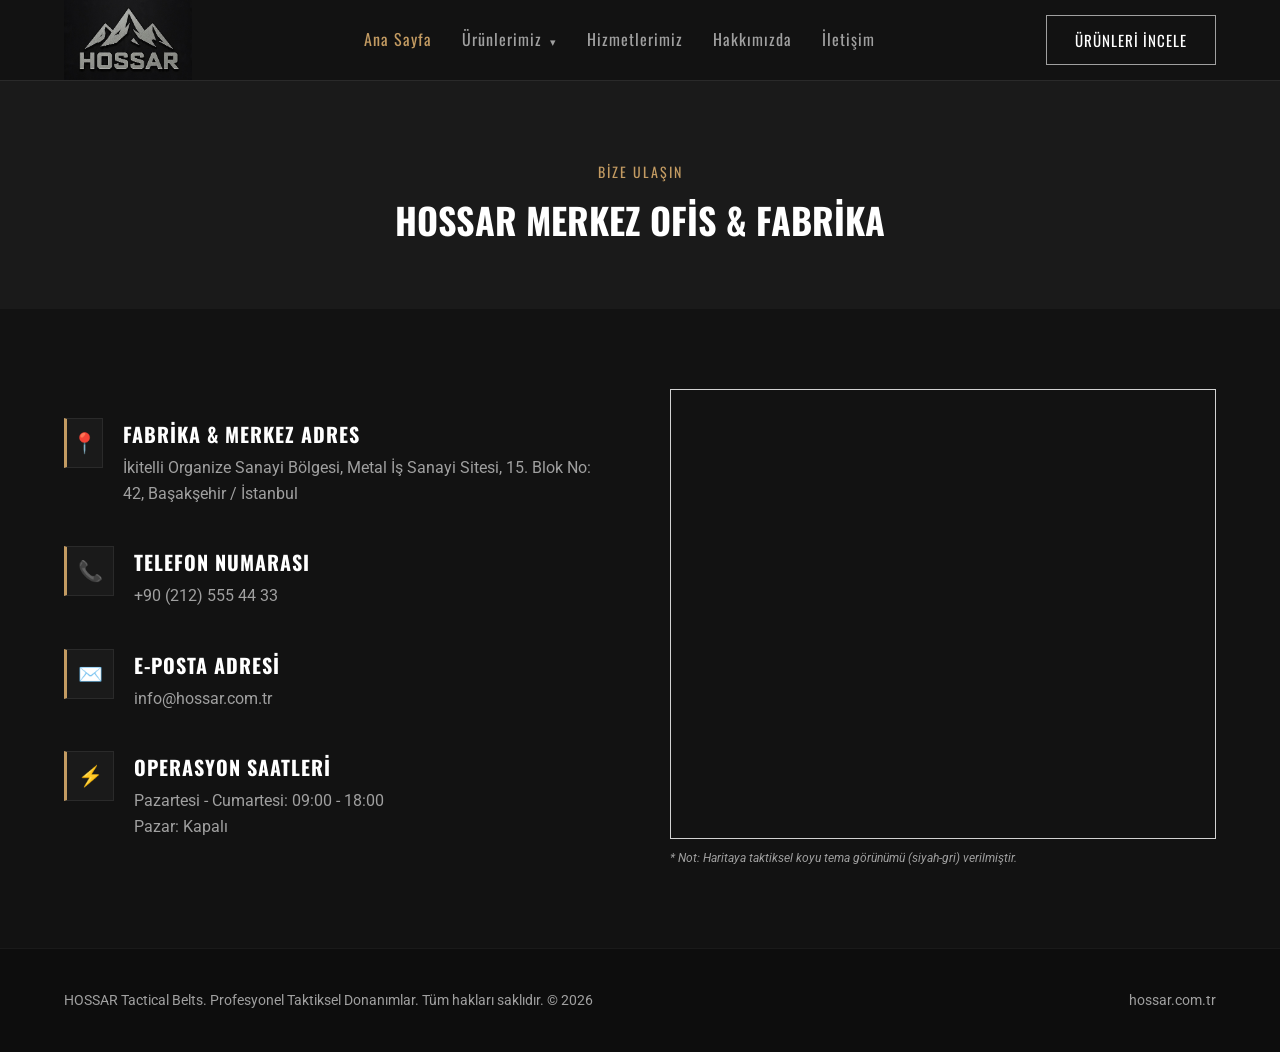
<file: contact.html>
<!DOCTYPE html>
<html lang="tr">
<head>
    <meta charset="UTF-8">
    <meta name="viewport" content="width=device-width, initial-scale=1.0, maximum-scale=1.0, user-scalable=no">
    <title>İletişim | HOSSAR Tactical Belts</title>
    <link rel="icon" type="image/png" href="./images/mini logo.png">
    <meta name="description" content="Hossar Tactical Belts iletişim bilgileri. Adres, telefon, e-posta ve harita bilgileri üzerinden bizimle doğrudan iletişime geçin.">
    <link rel="stylesheet" href="style.css">
    <link rel="preconnect" href="https://fonts.googleapis.com">
    <link rel="preconnect" href="https://fonts.gstatic.com" crossorigin>
    <link href="https://fonts.googleapis.com/css2?family=Oswald:wght@400;600;700&family=Roboto:wght@300;400;500&display=swap" rel="stylesheet">
</head>
<body>
    <!-- SAYFA YÜKLEME EKRANI (PRELOADER) -->
    <div id="preloader">
        <div class="loader-wrapper">
            <img src="./images/mini logo.png" alt="Hossar Loader" class="loader-logo">
            <div class="loader-circle"></div>
        </div>
    </div>
    <header class="site-header">
        <div class="container header-wrap">
            <div class="logo">
                <a href="index.html">
                    <img src="./images/logo.jpeg" alt="HOSSAR Tactical Logo" class="header-logo-img">
                </a>
                <h1 class="sr-only">HOSSAR Tactical Belts</h1>
            </div>
            <!-- Mobil Hamburger Menü Butonu (Önceki adımda eklediğimiz yer) -->
            <div class="menu-toggle" id="mobile-menu">
                <span class="bar"></span>
                <span class="bar"></span>
                <span class="bar"></span>
            </div>
            <nav class="main-nav">
                <ul>
                    <li><a href="index.html" class="active">Ana Sayfa</a></li>
                    <li class="dropdown">
                        <a href="javascript:void(0)" class="dropdown-toggle">Ürünlerimiz <span class="arrow">&#9662;</span></a>
                        <ul class="dropdown-menu">
                            <li><a href="tum-urunler.html">Tüm Ürünler</a></li>
                            <li><a href="taktik-kemerler.html">Taktik Kemerler</a></li>
                            <li><a href="#cepler">Taktik Cepler</a></li>
                            <li><a href="#cantalar">Taktik Çantalar</a></li>
                        </ul>
                    </li>
                    <li><a href="hizmetler.html">Hizmetlerimiz</a></li>
                    <li><a href="hakkimizda.html">Hakkımızda</a></li>
                    <li><a href="contact.html">İletişim</a></li>
                </ul>
            </nav>
            <div class="header-action">
                <a href="tum-urunler.html" class="btn btn-outline">Ürünleri İncele</a>
            </div>
        </div>
    </header>

    <main>
        <section class="contact-hero">
            <div class="container">
                <span class="subtitle">BİZE ULAŞIN</span>
                <h2>HOSSAR MERKEZ OFİS & FABRİKA</h2>
            </div>
        </section>

        <section class="contact-section">
            <div class="container grid-two-col">
                
                <div class="contact-info-box">
                    
                    <address class="info-item">
                        <div class="info-icon">📍</div>
                        <div class="info-text">
                            <h3>Fabrika & Merkez Adres</h3>
                            <p>İkitelli Organize Sanayi Bölgesi, Metal İş Sanayi Sitesi, 15. Blok No: 42, Başakşehir / İstanbul</p>
                        </div>
                    </address>

                    <div class="info-item">
                        <div class="info-icon">📞</div>
                        <div class="info-text">
                            <h3>Telefon Numarası</h3>
                            <p><a href="tel:+902125554433">+90 (212) 555 44 33</a></p>
                        </div>
                    </div>

                    <div class="info-item">
                        <div class="info-icon">✉️</div>
                        <div class="info-text">
                            <h3>E-Posta Adresi</h3>
                            <p><a href="mailto:info@hossar.com.tr">info@hossar.com.tr</a></p>
                        </div>
                    </div>

                    <div class="info-item">
                        <div class="info-icon">⚡</div>
                        <div class="info-text">
                            <h3>Operasyon Saatleri</h3>
                            <p>Pazartesi - Cumartesi: 09:00 - 18:00<br>Pazar: Kapalı</p>
                        </div>
                    </div>

                </div>

                <div class="contact-map-box">
                    <iframe 
                        src="https://www.google.com/maps/embed?pb=!1m18!1m12!1m3!1d192634.34185859733!2d28.72944114400589!3d41.011624641369324!2m3!1f0!2f0!3f0!3m2!1i1024!2i768!4f13.1!3m3!1m2!1s0x0%3A0x0!2zNDHCsDAwJzQxLjgiTiAyOMKwNTQnNDUuOCJF!5e0!3m2!1str!2str!4v1680000000000!5m2!1str!2str" 
                        width="100%" 
                        height="450" 
                        style="border:1px solid #2a2a2a; filter: grayscale(1) invert(0.9) contrast(1.2);" 
                        allowfullscreen="" 
                        loading="lazy" 
                        referrerpolicy="no-referrer-when-downgrade">
                    </iframe>
                    <blockquote>
                        * Not: Haritaya taktiksel koyu tema görünümü (siyah-gri) verilmiştir.
                    </blockquote>
                </div>

            </div>
        </section>
    </main>

    <footer class="site-footer">
        <div class="container footer-wrap">
            <div class="footer-info">
                <p>HOSSAR Tactical Belts. Profesyonel Taktiksel Donanımlar. Tüm hakları saklıdır. &copy; 2026</p>
            </div>
            <div class="footer-links">
                <p>hossar.com.tr</p>
            </div>
        </div>
    </footer>

    <script src="app.js"></script>
</body>
</html>
</file>
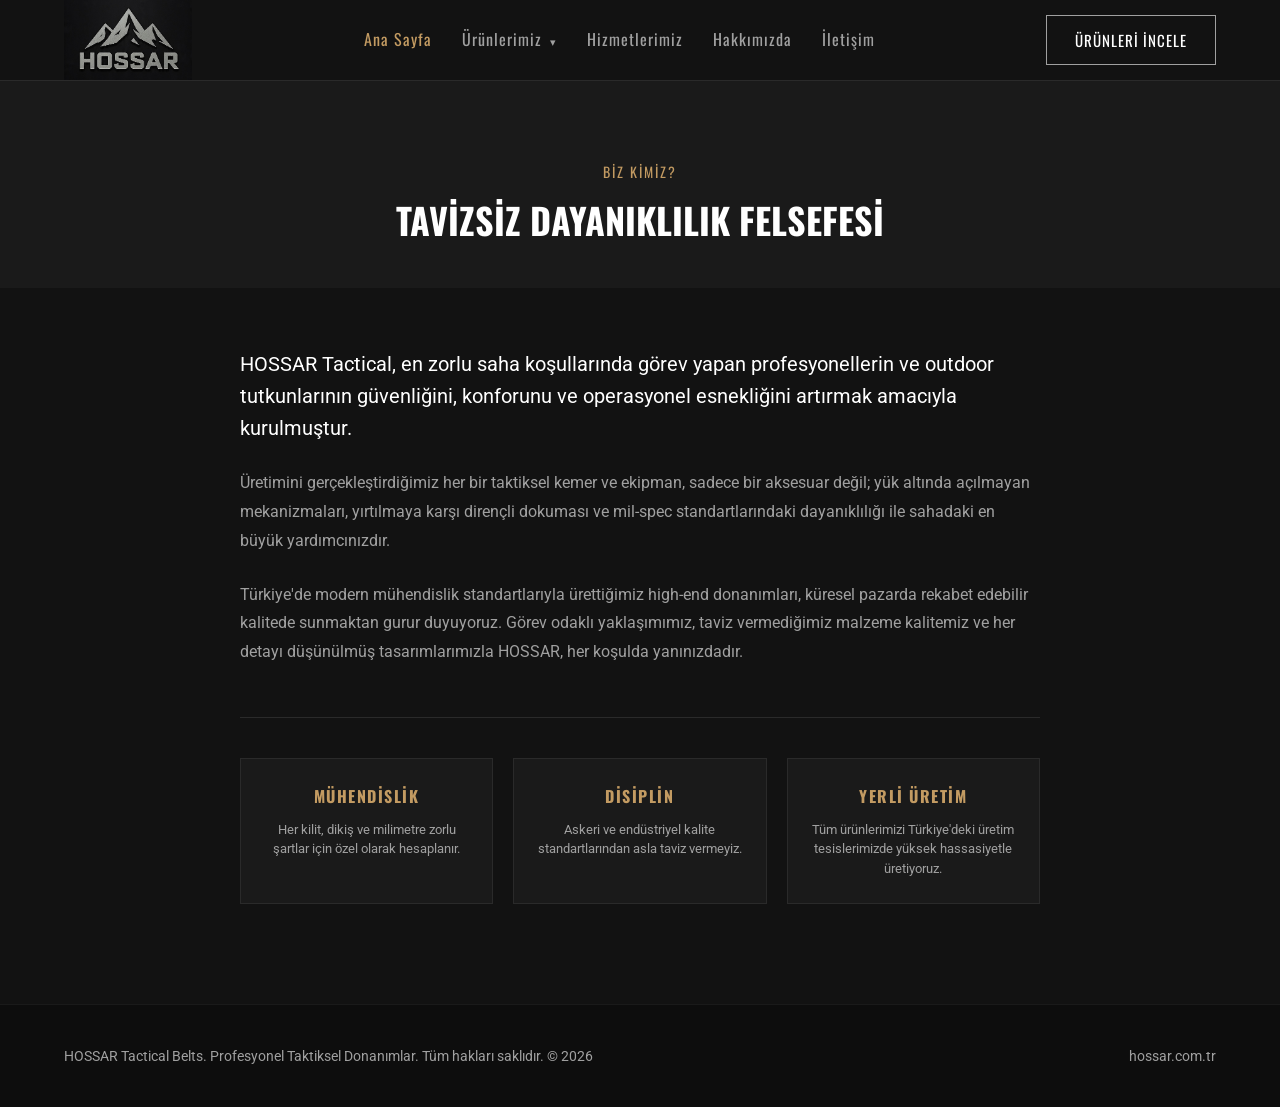
<file: hakkimizda.html>
<!DOCTYPE html>
<html lang="tr">
<head>
    <meta charset="UTF-8">
    <meta name="viewport" content="width=device-width, initial-scale=1.0, maximum-scale=1.0, user-scalable=no">
    <title>Hakkımızda | HOSSAR Tactical</title>
    <link rel="icon" type="image/png" href="./images/mini logo.png">
    <meta name="description" content="Hossar Tactical kalitesi, üretim felsefesi ve profesyonel taktiksel ekipman standartlarımız hakkında bilgi edinin.">
    <link rel="stylesheet" href="style.css">
    <link rel="preconnect" href="https://fonts.googleapis.com">
    <link rel="preconnect" href="https://fonts.gstatic.com" crossorigin>
    <link href="https://fonts.googleapis.com/css2?family=Oswald:wght@400;600;700&family=Roboto:wght@300;400;500&display=swap" rel="stylesheet">
</head>
<body>
    <!-- SAYFA YÜKLEME EKRANI (PRELOADER) -->
    <div id="preloader">
        <div class="loader-wrapper">
            <img src="./images/mini logo.png" alt="Hossar Loader" class="loader-logo">
            <div class="loader-circle"></div>
        </div>
    </div>
    <!-- HEADER (Ortak Menü - Hakkımızda Aktif) -->
    <header class="site-header">
        <div class="container header-wrap">
            <div class="logo">
                <a href="index.html">
                    <img src="./images/logo.jpeg" alt="HOSSAR Tactical Logo" class="header-logo-img">
                </a>
                <h1 class="sr-only">HOSSAR Tactical Belts</h1>
            </div>
            <!-- Mobil Hamburger Menü Butonu (Önceki adımda eklediğimiz yer) -->
            <div class="menu-toggle" id="mobile-menu">
                <span class="bar"></span>
                <span class="bar"></span>
                <span class="bar"></span>
            </div>
            <nav class="main-nav">
                <ul>
                    <li><a href="index.html" class="active">Ana Sayfa</a></li>
                    <li class="dropdown">
                        <a href="javascript:void(0)" class="dropdown-toggle">Ürünlerimiz <span class="arrow">&#9662;</span></a>
                        <ul class="dropdown-menu">
                            <li><a href="tum-urunler.html">Tüm Ürünler</a></li>
                            <li><a href="taktik-kemerler.html">Taktik Kemerler</a></li>
                            <li><a href="#cepler">Taktik Cepler</a></li>
                            <li><a href="#cantalar">Taktik Çantalar</a></li>
                        </ul>
                    </li>
                    <li><a href="hizmetler.html">Hizmetlerimiz</a></li>
                    <li><a href="hakkimizda.html">Hakkımızda</a></li>
                    <li><a href="contact.html">İletişim</a></li>
                </ul>
            </nav>
            <div class="header-action">
                <a href="tum-urunler.html" class="btn btn-outline">Ürünleri İncele</a>
            </div>
        </div>
    </header>

    <main>
        <!-- BAST SÜTUNLU KURUMSAL ALAN -->
        <section class="about-hero">
            <div class="container">
                <span class="subtitle">BİZ KİMİZ?</span>
                <h2>TAVİZSİZ DAYANIKLILIK FELSEFESİ</h2>
            </div>
        </section>

        <!-- HAKKIMIZDA İÇERİK METNİ -->
        <section class="about-content-section">
            <div class="container small-container">
                <div class="about-text-wrap">
                    <p class="lead-text">HOSSAR Tactical, en zorlu saha koşullarında görev yapan profesyonellerin ve outdoor tutkunlarının güvenliğini, konforunu ve operasyonel esnekliğini artırmak amacıyla kurulmuştur.</p>
                    
                    <p>Üretimini gerçekleştirdiğimiz her bir taktiksel kemer ve ekipman, sadece bir aksesuar değil; yük altında açılmayan mekanizmaları, yırtılmaya karşı dirençli dokuması ve mil-spec standartlarındaki dayanıklılığı ile sahadaki en büyük yardımcınızdır.</p>
                    
                    <p>Türkiye'de modern mühendislik standartlarıyla ürettiğimiz high-end donanımları, küresel pazarda rekabet edebilir kalitede sunmaktan gurur duyuyoruz. Görev odaklı yaklaşımımız, taviz vermediğimiz malzeme kalitemiz ve her detayı düşünülmüş tasarımlarımızla HOSSAR, her koşulda yanınızdadır.</p>
                </div>

                <!-- Basit Değerler Tablosu (Blok Düzeni) -->
                <div class="about-values-grid">
                    <div class="value-card">
                        <h4>MÜHENDİSLİK</h4>
                        <p>Her kilit, dikiş ve milimetre zorlu şartlar için özel olarak hesaplanır.</p>
                    </div>
                    <div class="value-card">
                        <h4>DİSİPLİN</h4>
                        <p>Askeri ve endüstriyel kalite standartlarından asla taviz vermeyiz.</p>
                    </div>
                    <div class="value-card">
                        <h4>YERLİ ÜRETİM</h4>
                        <p>Tüm ürünlerimizi Türkiye'deki üretim tesislerimizde yüksek hassasiyetle üretiyoruz.</p>
                    </div>
                </div>
            </div>
        </section>
    </main>

    <!-- FOOTER -->
    <footer class="site-footer">
        <div class="container footer-wrap">
            <div class="footer-info">
                <p>HOSSAR Tactical Belts. Profesyonel Taktiksel Donanımlar. Tüm hakları saklıdır. &copy; 2026</p>
            </div>
            <div class="footer-links">
                <p>hossar.com.tr</p>
            </div>
        </div>
    </header>

    <script src="app.js"></script>
</body>
</html>
</file>
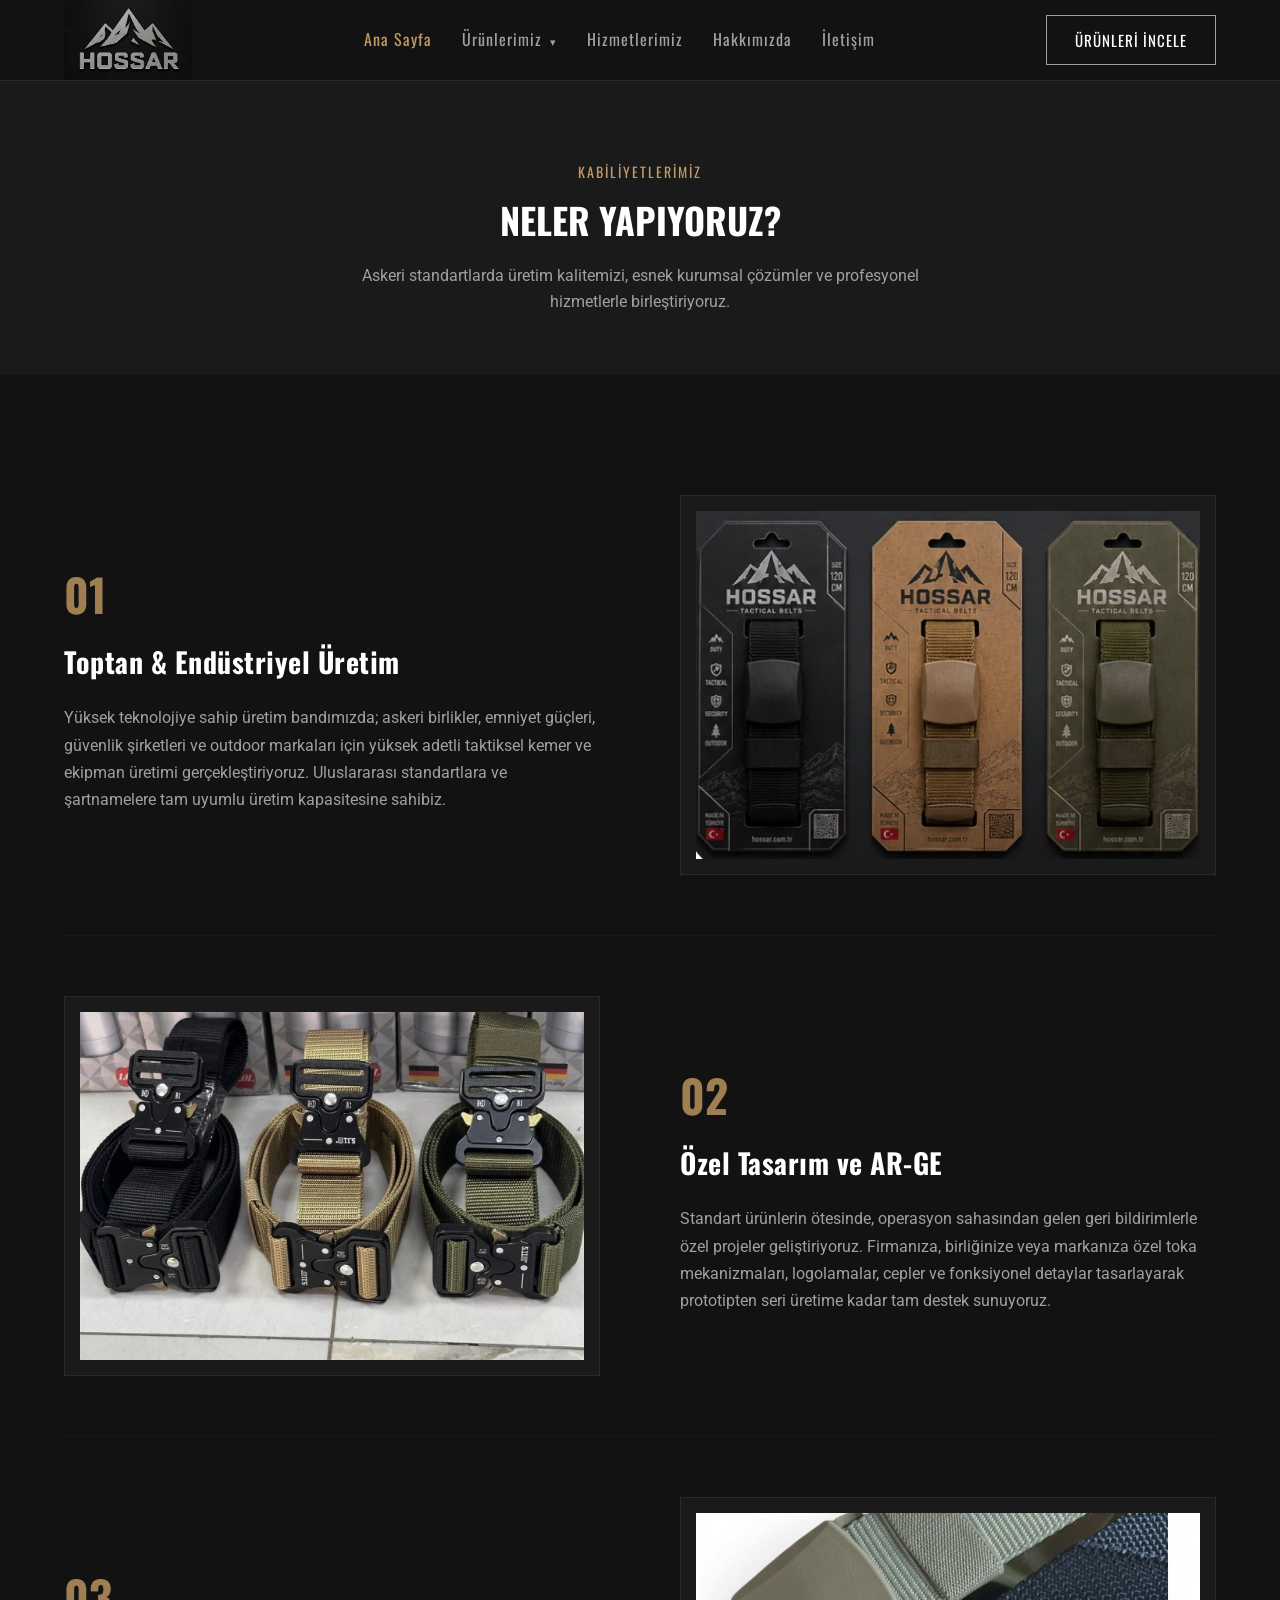
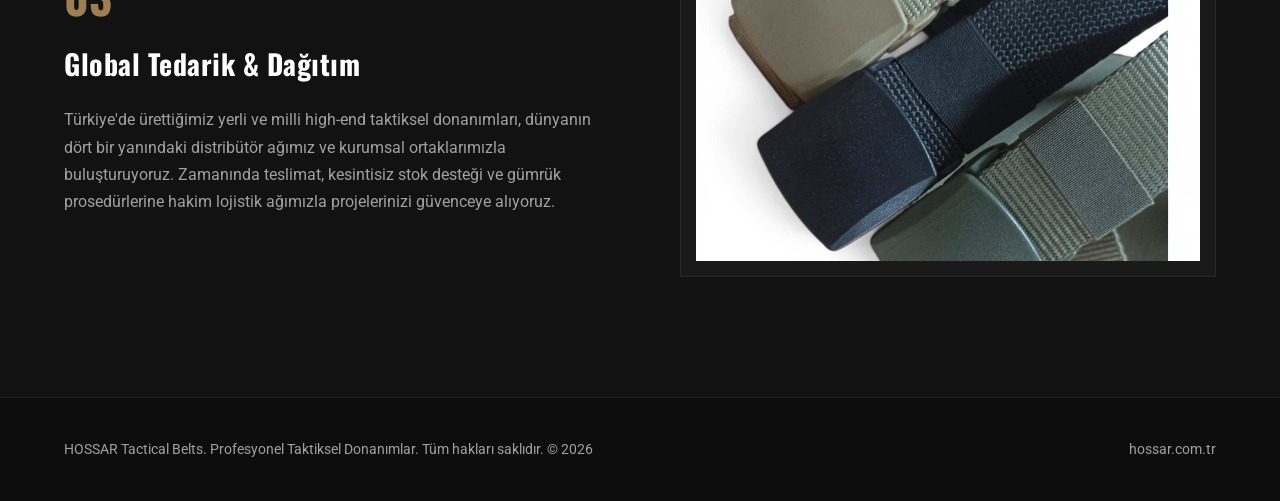
<file: hizmetler.html>
<!DOCTYPE html>
<html lang="tr">
<head>
    <meta charset="UTF-8">
    <meta name="viewport" content="width=device-width, initial-scale=1.0, maximum-scale=1.0, user-scalable=no">
    <title>Hizmetlerimiz | HOSSAR Tactical</title>
    <link rel="icon" type="image/png" href="./images/mini logo.png">
    <meta name="description" content="Hossar Tactical endüstriyel üretim, özel tasarım AR-GE ve global lojistik hizmetleri.">
    <link rel="stylesheet" href="style.css">
    <link rel="preconnect" href="https://fonts.googleapis.com">
    <link rel="preconnect" href="https://fonts.gstatic.com" crossorigin>
    <link href="https://fonts.googleapis.com/css2?family=Oswald:wght@400;600;700&family=Roboto:wght@300;400;500&display=swap" rel="stylesheet">
</head>
<body>
    <!-- SAYFA YÜKLEME EKRANI (PRELOADER) -->
    <div id="preloader">
        <div class="loader-wrapper">
            <img src="./images/mini logo.png" alt="Hossar Loader" class="loader-logo">
            <div class="loader-circle"></div>
        </div>
    </div>
    <header class="site-header">
        <div class="container header-wrap">
            <div class="logo">
                <a href="index.html">
                    <img src="./images/logo.jpeg" alt="HOSSAR Tactical Logo" class="header-logo-img">
                </a>
                <h1 class="sr-only">HOSSAR Tactical Belts</h1>
            </div>
            <!-- Mobil Hamburger Menü Butonu (Önceki adımda eklediğimiz yer) -->
            <div class="menu-toggle" id="mobile-menu">
                <span class="bar"></span>
                <span class="bar"></span>
                <span class="bar"></span>
            </div>
            <nav class="main-nav">
                <ul>
                    <li><a href="index.html" class="active">Ana Sayfa</a></li>
                    <li class="dropdown">
                        <a href="javascript:void(0)" class="dropdown-toggle">Ürünlerimiz <span class="arrow">&#9662;</span></a>
                        <ul class="dropdown-menu">
                            <li><a href="tum-urunler.html">Tüm Ürünler</a></li>
                            <li><a href="taktik-kemerler.html">Taktik Kemerler</a></li>
                            <li><a href="#cepler">Taktik Cepler</a></li>
                            <li><a href="#cantalar">Taktik Çantalar</a></li>
                        </ul>
                    </li>
                    <li><a href="hizmetler.html">Hizmetlerimiz</a></li>
                    <li><a href="hakkimizda.html">Hakkımızda</a></li>
                    <li><a href="contact.html">İletişim</a></li>
                </ul>
            </nav>
            <div class="header-action">
                <a href="tum-urunler.html" class="btn btn-outline">Ürünleri İncele</a>
            </div>
        </div>
    </header>

    <main class="services-page">
        <section class="services-hero">
            <div class="container">
                <span class="subtitle">KABİLİYETLERİMİZ</span>
                <h2>NELER YAPIYORUZ?</h2>
                <p class="services-sub-desc">Askeri standartlarda üretim kalitemizi, esnek kurumsal çözümler ve profesyonel hizmetlerle birleştiriyoruz.</p>
            </div>
        </section>

        <section class="services-list-section">
            <div class="container">

                <div class="service-row">
                    <div class="service-text-col">
                        <span class="service-num">01</span>
                        <h3>Toptan & Endüstriyel Üretim</h3>
                        <p>Yüksek teknolojiye sahip üretim bandımızda; askeri birlikler, emniyet güçleri, güvenlik şirketleri ve outdoor markaları için yüksek adetli taktiksel kemer ve ekipman üretimi gerçekleştiriyoruz. Uluslararası standartlara ve şartnamelere tam uyumlu üretim kapasitesine sahibiz.</p>
                    </div>
                    <div class="service-img-col">
                        <img src="./images/1.jpeg" alt="Hossar Endüstriyel Üretim">
                    </div>
                </div>

                <div class="service-row inverse">
                    <div class="service-text-col">
                        <span class="service-num">02</span>
                        <h3>Özel Tasarım ve AR-GE</h3>
                        <p>Standart ürünlerin ötesinde, operasyon sahasından gelen geri bildirimlerle özel projeler geliştiriyoruz. Firmanıza, birliğinize veya markanıza özel toka mekanizmaları, logolamalar, cepler ve fonksiyonel detaylar tasarlayarak prototipten seri üretime kadar tam destek sunuyoruz.</p>
                    </div>
                    <div class="service-img-col">
                        <img src="./images/2.jpeg" alt="Hossar Özel Tasarım AR-GE">
                    </div>
                </div>

                <div class="service-row">
                    <div class="service-text-col">
                        <span class="service-num">03</span>
                        <h3>Global Tedarik & Dağıtım</h3>
                        <p>Türkiye'de ürettiğimiz yerli ve milli high-end taktiksel donanımları, dünyanın dört bir yanındaki distribütör ağımız ve kurumsal ortaklarımızla buluşturuyoruz. Zamanında teslimat, kesintisiz stok desteği ve gümrük prosedürlerine hakim lojistik ağımızla projelerinizi güvenceye alıyoruz.</p>
                    </div>
                    <div class="service-img-col">
                        <img src="./images/3.jpeg" alt="Hossar Global Lojistik">
                    </div>
                </div>

            </div>
        </section>
    </main>

    <footer class="site-footer">
        <div class="container footer-wrap">
            <div class="footer-info">
                <p>HOSSAR Tactical Belts. Profesyonel Taktiksel Donanımlar. Tüm hakları saklıdır. &copy; 2026</p>
            </div>
            <div class="footer-links">
                <p>hossar.com.tr</p>
            </div>
        </div>
    </footer>

    <script src="app.js"></script>
</body>
</html>
</file>
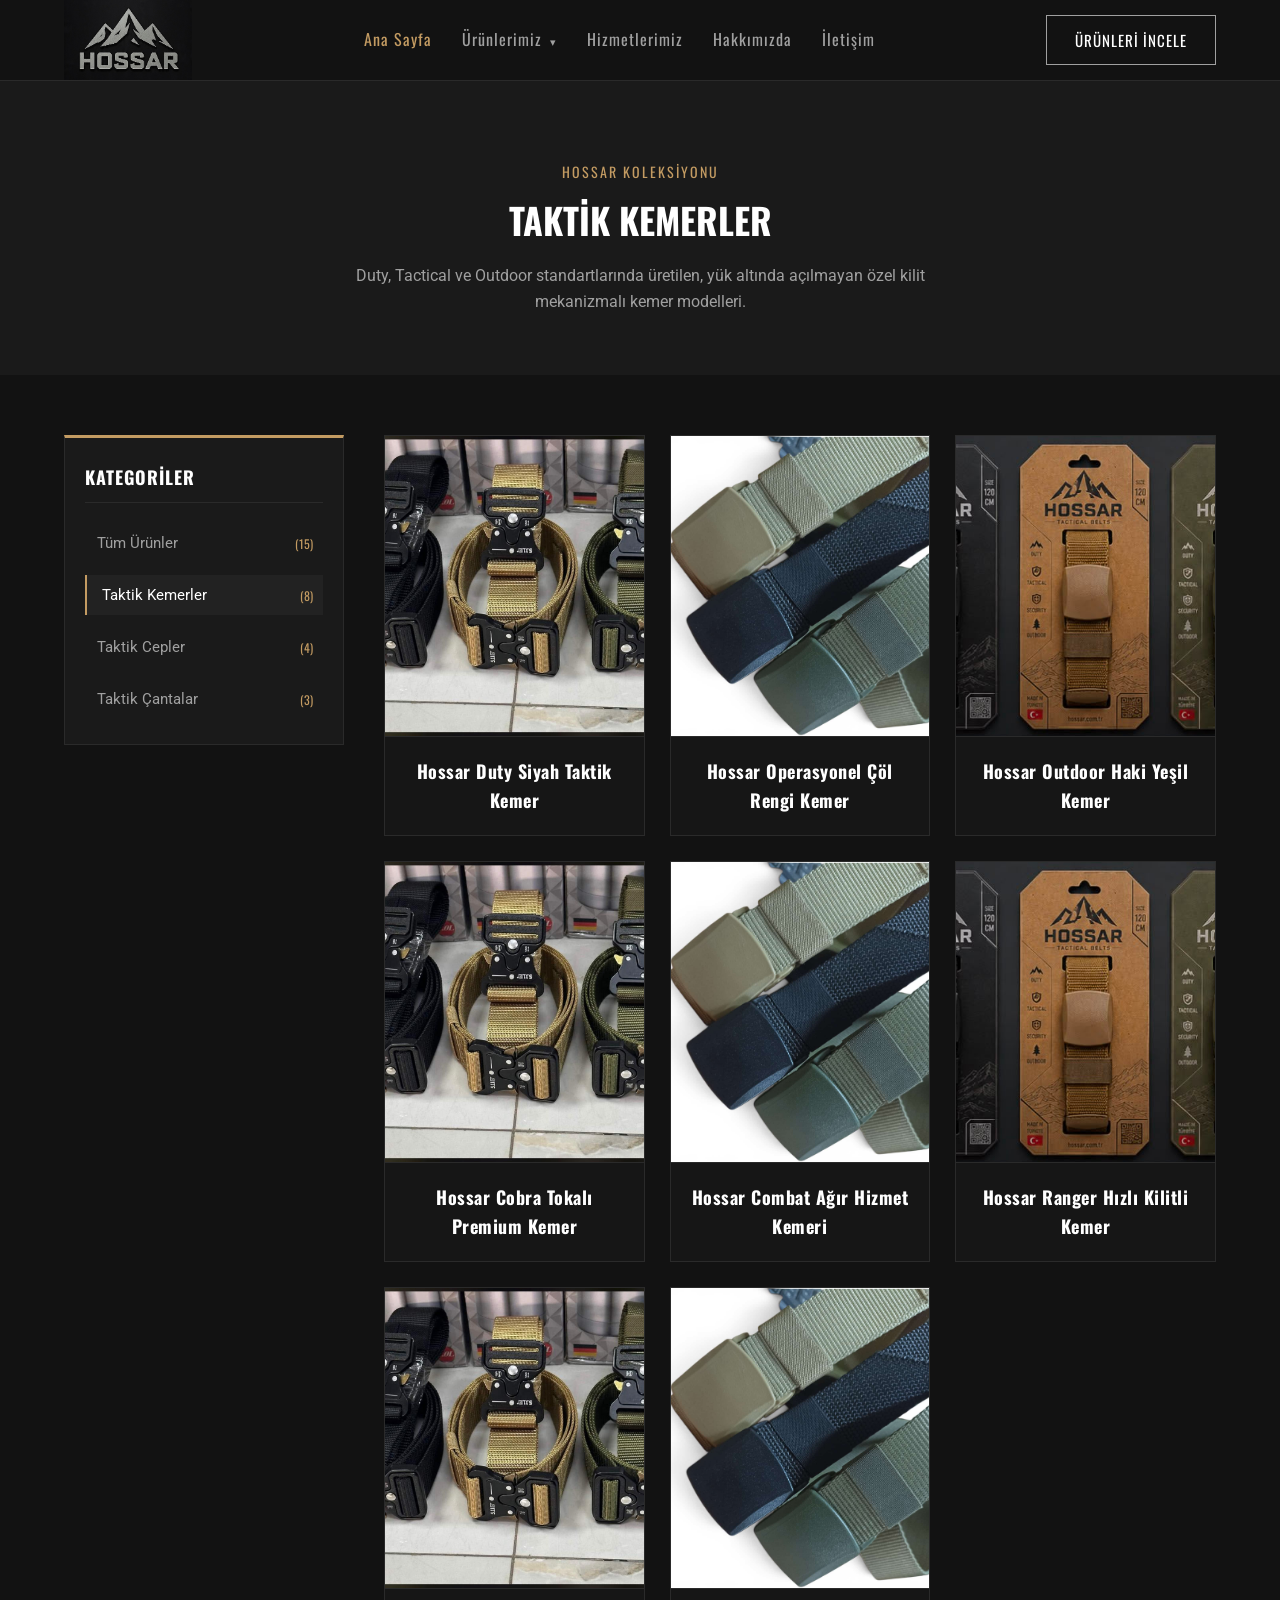
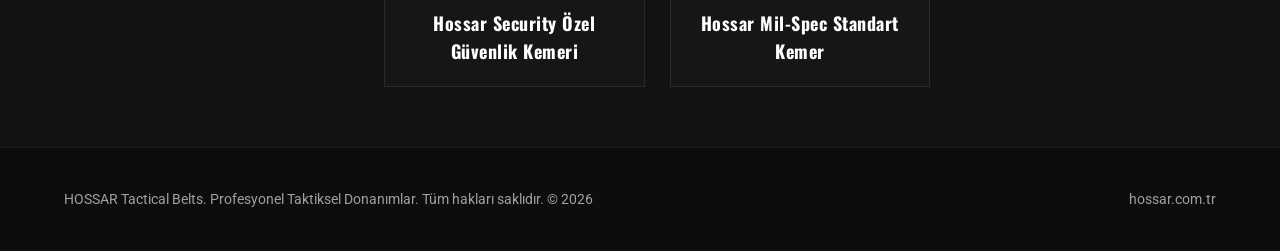
<file: taktik-kemerler.html>
<!DOCTYPE html>
<html lang="tr">
<head>
    <meta charset="UTF-8">
    <meta name="viewport" content="width=device-width, initial-scale=1.0, maximum-scale=1.0, user-scalable=no">
    <title>Taktik Kemerler | HOSSAR Tactical</title>
    <link rel="icon" type="image/png" href="./images/mini logo.png">
    <meta name="description" content="Hossar Tactical yüksek mukavemetli, hızlı kilit mekanizmalı profesyonel taktik kemer modelleri ve serileri.">
    <link rel="stylesheet" href="style.css">
    <link rel="preconnect" href="https://fonts.googleapis.com">
    <link rel="preconnect" href="https://fonts.gstatic.com" crossorigin>
    <link href="https://fonts.googleapis.com/css2?family=Oswald:wght@400;600;700&family=Roboto:wght@300;400;500&display=swap" rel="stylesheet">
</head>
<body>
    <!-- SAYFA YÜKLEME EKRANI (PRELOADER) -->
    <div id="preloader">
        <div class="loader-wrapper">
            <img src="./images/mini logo.png" alt="Hossar Loader" class="loader-logo">
            <div class="loader-circle"></div>
        </div>
    </div>
    <header class="site-header">
        <div class="container header-wrap">
            <div class="logo">
                <a href="index.html">
                    <img src="./images/logo.jpeg" alt="HOSSAR Tactical Logo" class="header-logo-img">
                </a>
                <h1 class="sr-only">HOSSAR Tactical Belts</h1>
            </div>
            <!-- Mobil Hamburger Menü Butonu (Önceki adımda eklediğimiz yer) -->
            <div class="menu-toggle" id="mobile-menu">
                <span class="bar"></span>
                <span class="bar"></span>
                <span class="bar"></span>
            </div>
            <nav class="main-nav">
                <ul>
                    <li><a href="index.html" class="active">Ana Sayfa</a></li>
                    <li class="dropdown">
                        <a href="javascript:void(0)" class="dropdown-toggle">Ürünlerimiz <span class="arrow">&#9662;</span></a>
                        <ul class="dropdown-menu">
                            <li><a href="tum-urunler.html">Tüm Ürünler</a></li>
                            <li><a href="taktik-kemerler.html">Taktik Kemerler</a></li>
                            <li><a href="#cepler">Taktik Cepler</a></li>
                            <li><a href="#cantalar">Taktik Çantalar</a></li>
                        </ul>
                    </li>
                    <li><a href="hizmetler.html">Hizmetlerimiz</a></li>
                    <li><a href="hakkimizda.html">Hakkımızda</a></li>
                    <li><a href="contact.html">İletişim</a></li>
                </ul>
            </nav>
            <div class="header-action">
                <a href="tum-urunler.html" class="btn btn-outline">Ürünleri İncele</a>
            </div>
        </div>
    </header>

    <main class="catalog-page">
        <section class="category-hero">
            <div class="container">
                <span class="subtitle">HOSSAR KOLEKSİYONU</span>
                <h2>TAKTİK KEMERLER</h2>
                <p class="category-desc">Duty, Tactical ve Outdoor standartlarında üretilen, yük altında açılmayan özel kilit mekanizmalı kemer modelleri.</p>
            </div>
        </section>

        <section class="catalog-content-section">
            <div class="container catalog-layout">
                
                <aside class="catalog-sidebar">
                    <div class="sidebar-box">
                        <h3>KATEGORİLER</h3>
                        <ul class="sidebar-menu-list">
                            <li><a href="tum-urunler.html">Tüm Ürünler <span class="count">(15)</span></a></li>
                            <li><a href="taktik-kemerler.html" class="active">Taktik Kemerler <span class="count">(8)</span></a></li>
                            <li><a href="#cepler">Taktik Cepler <span class="count">(4)</span></a></li>
                            <li><a href="#cantalar">Taktik Çantalar <span class="count">(3)</span></a></li>
                        </ul>
                    </div>
                </aside>

                <div class="catalog-products-area">
                    <div class="category-products-grid">
                        
                        <a href="urun-detay.html" class="cat-product-card">
                            <div class="cat-product-img">
                                <img src="./images/2.jpeg" alt="Hossar Duty Siyah Taktik Kemer">
                            </div>
                            <div class="cat-product-info">
                                <h3>Hossar Duty Siyah Taktik Kemer</h3>
                            </div>
                        </a>

                        <a href="urun-detay.html" class="cat-product-card">
                            <div class="cat-product-img">
                                <img src="./images/3.jpeg" alt="Hossar Operasyonel Çöl Rengi Kemer">
                            </div>
                            <div class="cat-product-info">
                                <h3>Hossar Operasyonel Çöl Rengi Kemer</h3>
                            </div>
                        </a>

                        <a href="urun-detay.html" class="cat-product-card">
                            <div class="cat-product-img">
                                <img src="./images/1.jpeg" alt="Hossar Outdoor Haki Yeşil Kemer">
                            </div>
                            <div class="cat-product-info">
                                <h3>Hossar Outdoor Haki Yeşil Kemer</h3>
                            </div>
                        </a>

                        <a href="urun-detay.html" class="cat-product-card">
                            <div class="cat-product-img">
                                <img src="./images/2.jpeg" alt="Hossar Cobra Tokalı Premium Kemer">
                            </div>
                            <div class="cat-product-info">
                                <h3>Hossar Cobra Tokalı Premium Kemer</h3>
                            </div>
                        </a>

                        <a href="urun-detay.html" class="cat-product-card">
                            <div class="cat-product-img">
                                <img src="./images/3.jpeg" alt="Hossar Combat Ağır Hizmet Kemeri">
                            </div>
                            <div class="cat-product-info">
                                <h3>Hossar Combat Ağır Hizmet Kemeri</h3>
                            </div>
                        </a>

                        <a href="urun-detay.html" class="cat-product-card">
                            <div class="cat-product-img">
                                <img src="./images/1.jpeg" alt="Hossar Ranger Hızlı Kilitli Kemer">
                            </div>
                            <div class="cat-product-info">
                                <h3>Hossar Ranger Hızlı Kilitli Kemer</h3>
                            </div>
                        </a>

                        <a href="urun-detay.html" class="cat-product-card">
                            <div class="cat-product-img">
                                <img src="./images/2.jpeg" alt="Hossar Security Görev Kemeri">
                            </div>
                            <div class="cat-product-info">
                                <h3>Hossar Security Özel Güvenlik Kemeri</h3>
                            </div>
                        </a>

                        <a href="urun-detay.html" class="cat-product-card">
                            <div class="cat-product-img">
                                <img src="./images/3.jpeg" alt="Hossar Mil-Spec Taktik Kemer">
                            </div>
                            <div class="cat-product-info">
                                <h3>Hossar Mil-Spec Standart Kemer</h3>
                            </div>
                        </a>

                    </div>
                </div>

            </div>
        </section>
    </main>

    <footer class="site-footer">
        <div class="container footer-wrap">
            <div class="footer-info">
                <p>HOSSAR Tactical Belts. Profesyonel Taktiksel Donanımlar. Tüm hakları saklıdır. &copy; 2026</p>
            </div>
            <div class="footer-links">
                <p>hossar.com.tr</p>
            </div>
        </div>
    </footer>

    <script src="app.js"></script>
</body>
</html>
</file>
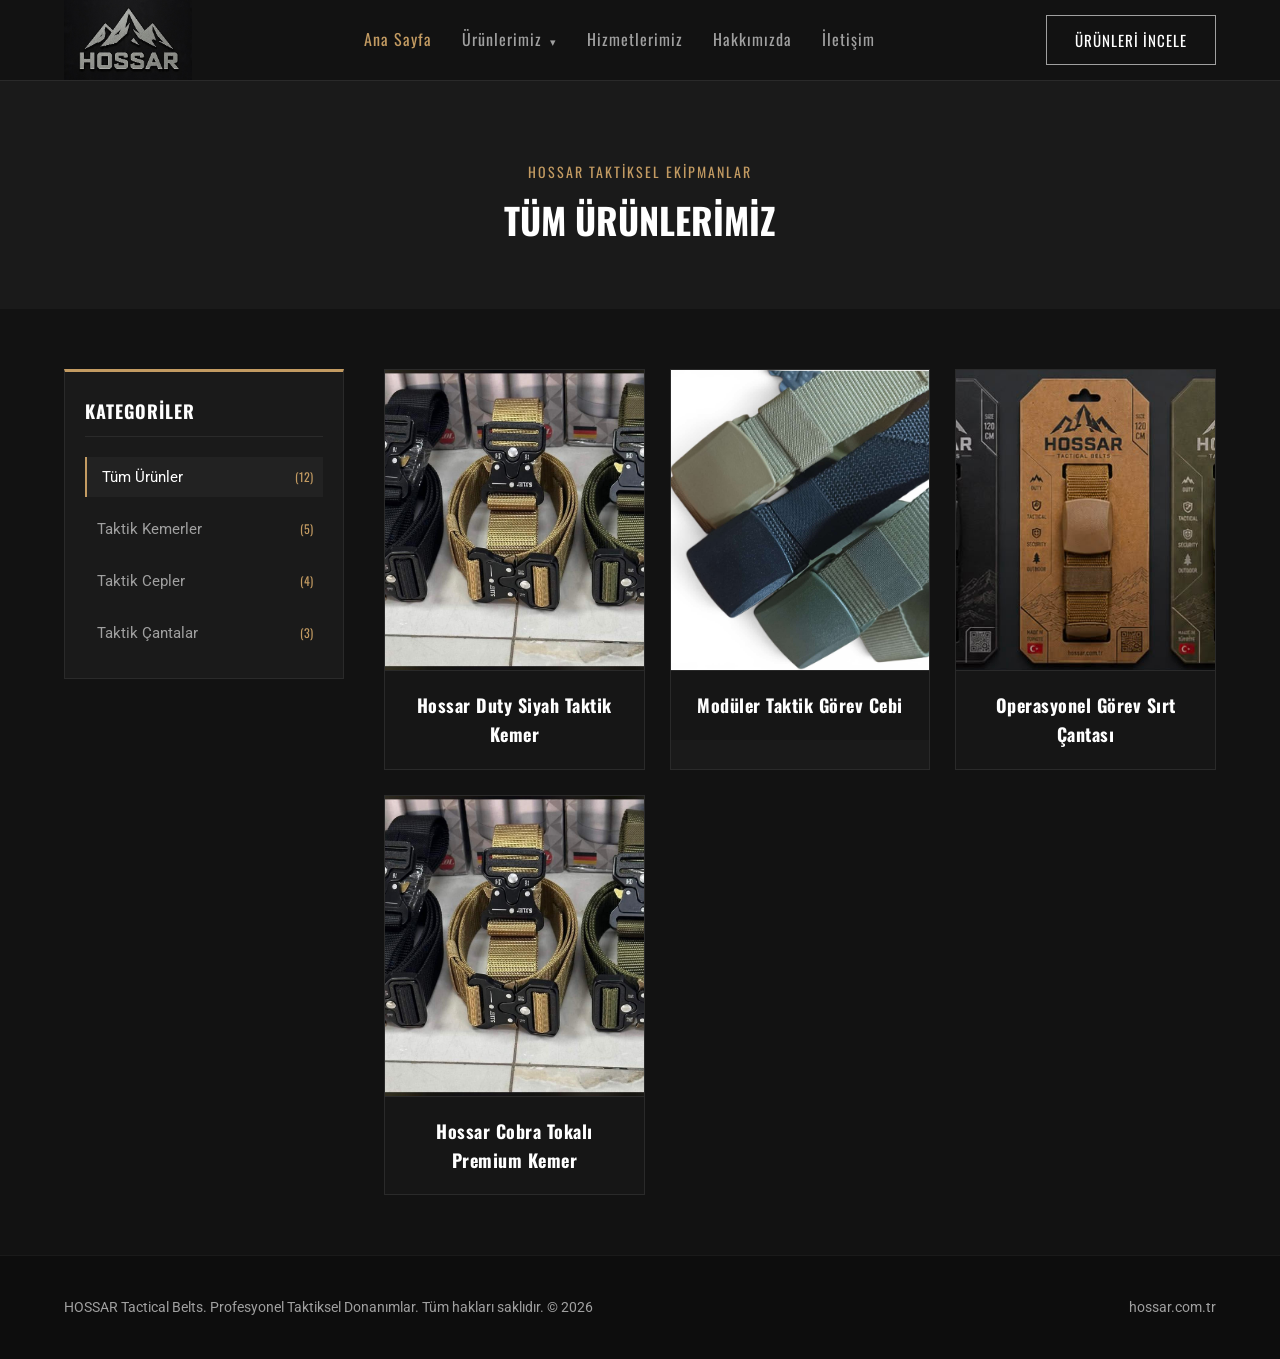
<file: tum-urunler.html>
<!DOCTYPE html>
<html lang="tr">
<head>
    <meta charset="UTF-8">
    <meta name="viewport" content="width=device-width, initial-scale=1.0, maximum-scale=1.0, user-scalable=no">
    <title>Tüm Ürünler | HOSSAR Tactical</title>
    <link rel="icon" type="image/png" href="./images/mini logo.png">
    <meta name="description" content="Hossar Tactical tüm taktik kemer, cep ve çanta modellerini tek bir adresten inceleyin.">
    <link rel="stylesheet" href="style.css">
    <link rel="preconnect" href="https://fonts.googleapis.com">
    <link rel="preconnect" href="https://fonts.gstatic.com" crossorigin>
    <link href="https://fonts.googleapis.com/css2?family=Oswald:wght@400;600;700&family=Roboto:wght@300;400;500&display=swap" rel="stylesheet">
</head>
<body>
    <!-- SAYFA YÜKLEME EKRANI (PRELOADER) -->
    <div id="preloader">
        <div class="loader-wrapper">
            <img src="./images/mini logo.png" alt="Hossar Loader" class="loader-logo">
            <div class="loader-circle"></div>
        </div>
    </div>
    <!-- HEADER -->
    <header class="site-header">
        <div class="container header-wrap">
            <div class="logo">
                <a href="index.html">
                    <img src="./images/logo.jpeg" alt="HOSSAR Tactical Logo" class="header-logo-img">
                </a>
                <h1 class="sr-only">HOSSAR Tactical Belts</h1>
            </div>
            <!-- Mobil Hamburger Menü Butonu (Önceki adımda eklediğimiz yer) -->
            <div class="menu-toggle" id="mobile-menu">
                <span class="bar"></span>
                <span class="bar"></span>
                <span class="bar"></span>
            </div>
            <nav class="main-nav">
                <ul>
                    <li><a href="index.html" class="active">Ana Sayfa</a></li>
                    <li class="dropdown">
                        <a href="javascript:void(0)" class="dropdown-toggle">Ürünlerimiz <span class="arrow">&#9662;</span></a>
                        <ul class="dropdown-menu">
                            <li><a href="tum-urunler.html">Tüm Ürünler</a></li>
                            <li><a href="taktik-kemerler.html">Taktik Kemerler</a></li>
                            <li><a href="#cepler">Taktik Cepler</a></li>
                            <li><a href="#cantalar">Taktik Çantalar</a></li>
                        </ul>
                    </li>
                    <li><a href="hizmetler.html">Hizmetlerimiz</a></li>
                    <li><a href="hakkimizda.html">Hakkımızda</a></li>
                    <li><a href="contact.html">İletişim</a></li>
                </ul>
            </nav>
            <div class="header-action">
                <a href="tum-urunler.html" class="btn btn-outline">Ürünleri İncele</a>
            </div>
        </div>
    </header>

    <main class="catalog-page">
        <!-- KATALOG BAŞLIK ALANI -->
        <section class="category-hero">
            <div class="container">
                <span class="subtitle">HOSSAR TAKTİKSEL EKİPMANLAR</span>
                <h2>TÜM ÜRÜNLERİMİZ</h2>
            </div>
        </section>

        <!-- SOL MENÜ VE SAĞ ÜRÜN TABLOSU ALANI -->
        <section class="catalog-content-section">
            <div class="container catalog-layout">
                
                <!-- SOL TARAF: Kategori Menüsü (Sidebar) -->
                <aside class="catalog-sidebar">
                    <div class="sidebar-box">
                        <h3>KATEGORİLER</h3>
                        <ul class="sidebar-menu-list">
                            <li><a href="tum-urunler.html" class="active">Tüm Ürünler <span class="count">(12)</span></a></li>
                            <li><a href="taktik-kemerler.html">Taktik Kemerler <span class="count">(5)</span></a></li>
                            <li><a href="#cepler">Taktik Cepler <span class="count">(4)</span></a></li>
                            <li><a href="#cantalar">Taktik Çantalar <span class="count">(3)</span></a></li>
                        </ul>
                    </div>
                </aside>

                <!-- SAĞ TARAF: Ürün Tablosu (Grid) -->
                <div class="catalog-products-area">
                    <div class="category-products-grid">
                        
                        <!-- Ürün 1 (Kemer) -->
                        <a href="urun-detay.html" class="cat-product-card">
                            <div class="cat-product-img">
                                <img src="./images/2.jpeg" alt="Hossar Kemer">
                            </div>
                            <div class="cat-product-info">
                                <h3>Hossar Duty Siyah Taktik Kemer</h3>
                            </div>
                        </a>

                        <!-- Ürün 2 (Cep) -->
                        <a href="urun-detay.html" class="cat-product-card">
                            <div class="cat-product-img">
                                <img src="./images/3.jpeg" alt="Hossar Cep">
                            </div>
                            <div class="cat-product-info">
                                <h3>Modüler Taktik Görev Cebi</h3>
                            </div>
                        </a>

                        <!-- Ürün 3 (Çanta) -->
                        <a href="urun-detay.html" class="cat-product-card">
                            <div class="cat-product-img">
                                <img src="./images/1.jpeg" alt="Hossar Çanta">
                            </div>
                            <div class="cat-product-info">
                                <h3>Operasyonel Görev Sırt Çantası</h3>
                            </div>
                        </a>

                        <!-- Tabloyu doldurmak için örnek diğer ürünler -->
                        <a href="urun-detay.html" class="cat-product-card">
                            <div class="cat-product-img">
                                <img src="./images/2.jpeg" alt="Hossar Kemer">
                            </div>
                            <div class="cat-product-info">
                                <h3>Hossar Cobra Tokalı Premium Kemer</h3>
                            </div>
                        </a>

                    </div>
                </div>

            </div>
        </section>
    </main>

    <!-- FOOTER -->
    <footer class="site-footer">
        <div class="container footer-wrap">
            <div class="footer-info">
                <p>HOSSAR Tactical Belts. Profesyonel Taktiksel Donanımlar. Tüm hakları saklıdır. &copy; 2026</p>
            </div>
            <div class="footer-links">
                <p>hossar.com.tr</p>
            </div>
        </div>
    </footer>

    <script src="app.js"></script>
</body>
</html>
</file>
<file: style.css>
/* ==========================================================================
   HOSSAR TACTICAL - PREMIUM UNIFIED STYLESHEET (NİHAİ TERTEMİZ SÜRÜM)
   ========================================================================== */

/* Taktiksel Renk Paleti ve Reset Ayarları */
* {
    margin: 0;
    padding: 0;
    box-sizing: border-box;
}

:root {
    --bg-dark: #121212;
    --bg-surface: #1a1a1a;
    --accent-tactical: #C39B62; /* Ambalajdaki çöl/altın tonu */
    --accent-green: #4A5D4E;    /* Askeri yeşil */
    --text-main: #e0e0e0;
    --text-muted: #a0a0a0;
    --font-heading: 'Oswald', sans-serif;
    --font-body: 'Roboto', sans-serif;
}

body {
    background-color: var(--bg-dark);
    color: var(--text-main);
    font-family: var(--font-body);
    line-height: 1.6;
    overflow-x: hidden;
}

.container {
    width: 90%;
    max-width: 1200px;
    margin: 0 auto;
}

/* Header Tasarımı */
.site-header {
    background-color: rgba(18, 18, 18, 0.95);
    border-bottom: 1px solid #2a2a2a;
    position: fixed;
    width: 100%;
    top: 0;
    z-index: 1000;
}

.header-wrap {
    display: flex !important;
    justify-content: space-between !important;
    align-items: center !important;
    padding-top: 0 !important;
    padding-bottom: 0 !important;
    height: 80px !important;
}

.logo, .logo a {
    display: block !important;
    height: 80px !important;
    margin: 0 !important;
    padding: 0 !important;
}

.header-logo-img {
    height: 100% !important;
    width: auto !important;
    display: block !important;
    object-fit: cover !important;
}

.logo-text {
    font-family: var(--font-heading);
    font-size: 24px;
    font-weight: 700;
    letter-spacing: 2px;
    color: #fff;
}

.logo-sub {
    font-family: var(--font-body);
    font-size: 12px;
    letter-spacing: 3px;
    color: var(--accent-tactical);
    margin-left: 5px;
}

.main-nav ul {
    display: flex;
    list-style: none;
    gap: 30px;
}

.main-nav a {
    color: var(--text-muted);
    text-decoration: none;
    font-family: var(--font-heading);
    font-size: 16px;
    letter-spacing: 1px;
    transition: color 0.3s;
}

.main-nav a:hover, .main-nav a.active {
    color: var(--accent-tactical);
}

/* Buton Tasarımları */
.btn {
    display: inline-block;
    padding: 12px 28px;
    font-family: var(--font-heading);
    font-size: 15px;
    letter-spacing: 1px;
    text-decoration: none;
    text-transform: uppercase;
    transition: all 0.3s ease;
    cursor: pointer;
}

.btn-primary {
    background-color: var(--accent-tactical);
    color: #121212;
    font-weight: bold;
}

.btn-primary:hover {
    background-color: #dfb274;
}

.btn-outline {
    border: 1px solid var(--text-muted);
    color: #fff;
}

.btn-outline:hover {
    border-color: var(--accent-tactical);
    color: var(--accent-tactical);
}

/* Hero Section (Masaüstü Ana Banner) */
.hero-section {
    position: relative;
    padding: 180px 0 100px 0;
    min-height: 90vh;
    display: flex;
    align-items: center;
    overflow: hidden;
}

.hero-slider {
    position: absolute;
    top: 0;
    left: 0;
    width: 100%;
    height: 100%;
    z-index: 1;
}

.slide {
    position: absolute;
    top: 0;
    left: 0;
    width: 100%;
    height: 100%;
    background-repeat: no-repeat;
    background-position: center center;
    background-size: cover;
    opacity: 0;
    transition: opacity 1.5s ease-in-out;
}

.slide.active {
    opacity: 1;
}

.hero-overlay {
    position: absolute;
    top: 0;
    left: 0;
    width: 100%;
    height: 100%;
    background: linear-gradient(135deg, rgba(18, 18, 18, 0.9) 30%, rgba(18, 18, 18, 0.5) 100%);
    z-index: 2;
}

.hero-content {
    position: relative;
    z-index: 3;
    max-width: 700px;
}

.hero-tag {
    color: var(--accent-tactical);
    font-family: var(--font-heading);
    font-weight: 600;
    letter-spacing: 3px;
    font-size: 14px;
}

.hero-section h1 {
    font-family: var(--font-heading);
    font-size: 56px;
    line-height: 1.1;
    margin: 15px 0;
    color: #fff;
}

.hero-section .highlight {
    color: transparent;
    -webkit-text-stroke: 1px #fff;
}

.hero-section p {
    color: var(--text-muted);
    font-size: 18px;
    margin-bottom: 35px;
}

.hero-actions {
    display: flex;
    gap: 15px;
}

/* Koleksiyon / Blok Düzeni */
.collection-section {
    padding: 100px 0;
    background-color: var(--bg-surface);
}

.section-title-wrap {
    text-align: center;
    margin-bottom: 60px;
}

.subtitle {
    color: var(--accent-tactical);
    font-family: var(--font-heading);
    letter-spacing: 2px;
    font-size: 14px;
}

h2 {
    font-family: var(--font-heading);
    font-size: 36px;
    color: #fff;
    margin-top: 5px;
}

.grid-blocks {
    display: grid;
    grid-template-columns: repeat(3, 1fr);
    gap: 30px;
}

.category-block {
    background-color: #222;
    height: 400px;
    position: relative;
    display: flex;
    align-items: flex-end;
    padding: 40px;
    border: 1px solid #2a2a2a;
    transition: transform 0.3s ease, border-color 0.3s ease;
    background-repeat: no-repeat;
    background-position: center center;
    background-size: cover;
}

.block-duty { border-left: 4px solid #333; }
.block-tactical { border-left: 4px solid var(--accent-tactical); }
.block-outdoor { border-left: 4px solid var(--accent-green); }

.category-block:hover {
    transform: translateY(-5px);
    border-color: var(--accent-tactical);
}

.block-content {
    position: relative;
    z-index: 2;
}

.block-badge {
    font-family: var(--font-heading);
    font-size: 32px;
    color: rgba(255,255,255,0.05);
    position: absolute;
    top: -50px;
    left: 0;
    font-weight: bold;
}

.category-block h3 {
    font-family: var(--font-heading);
    font-size: 24px;
    color: #fff;
    margin-bottom: 10px;
}

.category-block p {
    color: var(--text-muted);
    font-size: 14px;
    margin-bottom: 20px;
}

.block-link {
    color: var(--accent-tactical);
    text-decoration: none;
    font-family: var(--font-heading);
    font-weight: 600;
}

.block-overlay {
    position: absolute;
    top: 0;
    left: 0;
    width: 100%;
    height: 100%;
    background: linear-gradient(to top, rgba(18, 18, 18, 0.95) 20%, rgba(18, 18, 18, 0.4) 100%);
    z-index: 1;
    transition: background 0.3s ease;
}

.category-block:hover .block-overlay {
    background: linear-gradient(to top, rgba(18, 18, 18, 0.98) 40%, rgba(18, 18, 18, 0.2) 100%);
}

/* Özellikler Alanı */
.features-section {
    padding: 100px 0;
}

.grid-two-col {
    display: grid;
    grid-template-columns: 1fr 1fr;
    gap: 60px;
    align-items: center;
}

.feature-list {
    list-style: none;
    margin-top: 30px;
}

.feature-list li {
    margin-bottom: 20px;
    padding-left: 20px;
    border-left: 2px solid var(--accent-tactical);
}

.image-placeholder {
    background-color: var(--bg-surface);
    height: 450px;
    display: flex;
    align-items: center;
    justify-content: center;
    color: var(--text-muted);
    border: 1px dashed #333;
}

/* Footer */
.site-footer {
    background-color: #0d0d0d;
    padding: 40px 0;
    border-top: 1px solid #1a1a1a;
}

.footer-wrap {
    display: flex;
    justify-content: space-between;
    align-items: center;
    color: var(--text-muted);
    font-size: 14px;
}

/* SEO için görünmez metin sınıfı */
.sr-only {
    position: absolute;
    width: 1px;
    height: 1px;
    padding: 0;
    margin: -1px;
    overflow: hidden;
    clip: rect(0, 0, 0, 0);
    border: 0;
}

/* Hamburger Menü Butonu */
.menu-toggle {
    display: none;
    flex-direction: column;
    gap: 5px;
    cursor: pointer;
    z-index: 1001;
    padding: 10px;
}

.menu-toggle .bar {
    width: 25px;
    height: 3px;
    background-color: #fff;
    transition: all 0.3s ease;
}

/* Açılır Menü (Dropdown) Tasarımı */
.main-nav ul li {
    position: relative;
}

.arrow {
    font-size: 11px;
    margin-left: 3px;
    display: inline-block;
    transition: transform 0.3s;
}

.dropdown:hover .arrow {
    transform: rotate(180deg);
    color: var(--accent-tactical);
}

.dropdown-menu {
    position: absolute;
    top: 100%;
    left: 50%;
    transform: translateX(-50%) translateY(15px);
    background-color: #1a1a1a;
    border: 1px solid #2a2a2a;
    border-top: 3px solid var(--accent-tactical);
    min-width: 180px;
    padding: 10px 0;
    display: block;
    opacity: 0;
    visibility: hidden;
    transition: all 0.3s ease;
    box-shadow: 0 10px 30px rgba(0,0,0,0.7);
}

.main-nav .dropdown-menu {
    flex-direction: column;
    gap: 0;
}

.dropdown-menu li {
    width: 100%;
}

.dropdown-menu a {
    color: var(--text-muted) !important;
    font-family: var(--font-body);
    font-size: 14px;
    font-weight: 400;
    padding: 10px 20px;
    display: block;
    width: 100%;
    text-transform: none;
    letter-spacing: 0;
    transition: all 0.2s ease;
}

.dropdown-menu a:hover {
    background-color: #222;
    color: var(--accent-tactical) !important;
    padding-left: 25px;
}

.dropdown:hover .dropdown-menu {
    opacity: 1;
    visibility: visible;
    transform: translateX(-50%) translateY(5px);
}

/* İletişim Sayfası */
.contact-hero {
    padding: 160px 0 60px 0;
    background-color: var(--bg-surface);
    border-bottom: 1px solid #1a1a1a;
    text-align: center;
}

.contact-section {
    padding: 80px 0;
}

.contact-info-box {
    display: flex;
    flex-direction: column;
    gap: 40px;
}

.info-item {
    display: flex;
    align-items: flex-start;
    gap: 20px;
    font-style: normal;
}

.info-icon {
    background-color: var(--bg-surface);
    border: 1px solid #2a2a2a;
    width: 50px;
    height: 50px;
    display: flex;
    align-items: center;
    justify-content: center;
    font-size: 20px;
    border-left: 3px solid var(--accent-tactical);
}

.info-text h3 {
    font-family: var(--font-heading);
    font-size: 20px;
    color: #fff;
    letter-spacing: 1px;
    margin-bottom: 5px;
    text-transform: uppercase;
}

.info-text p, .info-text a {
    color: var(--text-muted);
    font-size: 16px;
    text-decoration: none;
    transition: color 0.3s;
}

.info-text a:hover {
    color: var(--accent-tactical);
}

.contact-map-box {
    position: relative;
}

.contact-map-box iframe {
    display: block;
    width: 100%;
}

.contact-map-box blockquote {
    font-size: 12px;
    color: var(--text-muted);
    margin-top: 10px;
    font-style: italic;
}

/* Ürün Katalog Bölümü (PC) */
.products-catalog-section {
    padding: 100px 0;
    background-color: var(--bg-dark);
}

.products-grid {
    display: grid;
    grid-template-columns: repeat(3, 1fr);
    gap: 30px;
    margin-top: 40px;
}

.product-card {
    background-color: var(--bg-surface);
    border: 1px solid #2a2a2a;
    text-decoration: none;
    display: flex;
    flex-direction: column;
    transition: transform 0.4s cubic-bezier(0.165, 0.84, 0.44, 1), border-color 0.3s ease;
}

.product-img-box {
    width: 100%;
    height: 320px;
    overflow: hidden;
    position: relative;
    background-color: #000;
}

.product-img-box img {
    width: 100%;
    height: 100%;
    object-fit: cover;
    transition: transform 0.5s ease;
}

.product-badge {
    position: absolute;
    top: 15px;
    left: 15px;
    background-color: var(--accent-tactical);
    color: #121212;
    font-family: var(--font-heading);
    font-weight: bold;
    font-size: 12px;
    padding: 5px 10px;
    text-transform: uppercase;
    letter-spacing: 1px;
}

.product-info {
    padding: 25px;
    display: flex;
    flex-direction: column;
    flex-grow: 1;
}

.product-info h3 {
    font-family: var(--font-heading);
    font-size: 20px;
    color: #fff;
    margin-bottom: 8px;
    line-height: 1.3;
    letter-spacing: 0.5px;
}

.product-cat {
    color: var(--accent-tactical);
    font-size: 13px;
    text-transform: uppercase;
    font-family: var(--font-body);
    margin-bottom: 20px;
    font-weight: 500;
}

.view-details {
    margin-top: auto;
    font-family: var(--font-heading);
    color: #fff;
    font-size: 14px;
    letter-spacing: 1px;
    transition: color 0.3s;
}

.product-card:hover {
    transform: translateY(-8px);
    border-color: var(--accent-tactical);
}

.product-card:hover .product-img-box img {
    transform: scale(1.08);
}

.product-card:hover .view-details {
    color: var(--accent-tactical);
}

/* Kategori Bölümleri (PC) */
.category-hero {
    padding: 160px 0 60px 0;
    background-color: var(--bg-surface);
    border-bottom: 1px solid #1a1a1a;
    text-align: center;
}

.category-desc {
    color: var(--text-muted);
    max-width: 600px;
    margin: 15px auto 0 auto;
    font-size: 16px;
}

.category-products-section {
    padding: 80px 0;
}

.category-products-grid {
    display: grid;
    grid-template-columns: repeat(3, 1fr);
    gap: 30px;
}

.cat-product-card {
    background-color: var(--bg-surface);
    border: 1px solid #2a2a2a;
    text-decoration: none;
    display: flex;
    flex-direction: column;
    transition: transform 0.3s ease, border-color 0.3s ease;
}

.cat-product-img {
    width: 100%;
    height: 300px;
    overflow: hidden;
    background-color: #000;
}

.cat-product-img img {
    width: 100%;
    height: 100%;
    object-fit: cover;
    transition: transform 0.4s ease;
}

.cat-product-info {
    padding: 20px;
    text-align: center;
    background-color: #161616;
    border-top: 1px solid #2a2a2a;
}

.cat-product-info h3 {
    font-family: var(--font-heading);
    font-size: 18px;
    color: #fff;
    margin: 0;
    letter-spacing: 0.5px;
    transition: color 0.3s;
}

.cat-product-card:hover {
    transform: translateY(-5px);
    border-color: var(--accent-tactical);
}

.cat-product-card:hover .cat-product-img img {
    transform: scale(1.05);
}

.cat-product-card:hover .cat-product-info h3 {
    color: var(--accent-tactical);
}

/* Ürün Detay Sayfası */
.product-detail-page {
    padding: 160px 0 80px 0;
    background-color: var(--bg-dark);
}

.product-detail-grid {
    display: grid;
    grid-template-columns: 1.1fr 0.9fr;
    gap: 50px;
    align-items: start;
}

.main-product-image {
    background-color: var(--bg-surface);
    border: 1px solid #2a2a2a;
    padding: 20px;
    position: relative;
}

.main-product-image img {
    width: 100%;
    height: auto;
    max-height: 550px;
    object-fit: contain;
}

.product-meta-box {
    padding-top: 10px;
}

.product-sku {
    color: var(--accent-tactical);
    font-size: 12px;
    letter-spacing: 2px;
    font-weight: 600;
}

.product-title {
    font-family: var(--font-heading);
    font-size: 38px;
    color: #fff;
    margin: 10px 0 15px 0;
    line-height: 1.2;
}

.product-price-placeholder {
    font-family: var(--font-heading);
    font-size: 20px;
    color: var(--text-muted);
    border-bottom: 1px solid #2a2a2a;
    padding-bottom: 15px;
    margin-bottom: 20px;
}

.product-description-short {
    color: var(--text-muted);
    font-size: 16px;
    line-height: 1.6;
    margin-bottom: 30px;
}

.product-action-area {
    background-color: var(--bg-surface);
    border: 1px solid #2a2a2a;
    border-left: 4px solid var(--accent-tactical);
    padding: 25px;
    margin-bottom: 35px;
}

.action-notice {
    font-size: 14px;
    color: var(--text-muted);
    margin-bottom: 15px;
    font-style: italic;
}

.btn-block-action {
    display: block;
    text-align: center;
    width: 100%;
    font-size: 16px;
    font-weight: 700;
}

.quick-specs h3 {
    font-family: var(--font-heading);
    font-size: 18px;
    color: #fff;
    text-transform: uppercase;
    letter-spacing: 1px;
    margin-bottom: 15px;
}

.quick-specs ul {
    list-style: none;
}

.quick-specs li {
    font-size: 14px;
    color: var(--text-muted);
    padding: 10px 0;
    border-bottom: 1px dashed #2a2a2a;
}

.quick-specs li strong {
    color: #fff;
    width: 140px;
    display: inline-block;
}

/* Galeri ve Büyüteç */
.product-gallery-box {
    display: flex;
    flex-direction: column;
    gap: 15px;
}

.product-thumbnails {
    display: grid;
    grid-template-columns: repeat(3, 1fr);
    gap: 15px;
}

.thumb-box {
    background-color: var(--bg-surface);
    border: 1px solid #2a2a2a;
    height: 100px;
    cursor: pointer;
    overflow: hidden;
    display: flex;
    align-items: center;
    justify-content: center;
    padding: 5px;
    transition: all 0.3s ease;
}

.thumb-box img {
    width: 100%;
    height: 100%;
    object-fit: cover;
}

.thumb-box:hover, .thumb-box.active {
    border-color: var(--accent-tactical);
    background-color: #222;
}

.zoom-container {
    position: relative;
    overflow: hidden;
    cursor: zoom-in;
}

.zoom-container img {
    width: 100%;
    height: auto;
    max-height: 550px;
    object-fit: contain;
    transition: transform 0.1s ease-out;
    transform-origin: center center;
}

/* Hizmetler Sayfası */
.services-hero {
    padding: 160px 0 60px 0;
    background-color: var(--bg-surface);
    border-bottom: 1px solid #1a1a1a;
    text-align: center;
}

.services-sub-desc {
    color: var(--text-muted);
    max-width: 600px;
    margin: 15px auto 0 auto;
    font-size: 16px;
}

.services-list-section {
    padding: 60px 0;
}

.service-row {
    display: grid;
    grid-template-columns: 1fr 1fr;
    gap: 80px;
    align-items: center;
    padding: 60px 0;
    border-bottom: 1px solid #1a1a1a;
}

.service-row:last-child {
    border-bottom: none;
}

.service-num {
    font-family: var(--font-heading);
    font-size: 45px;
    font-weight: 700;
    color: var(--accent-tactical);
    display: block;
    margin-bottom: 10px;
    opacity: 0.8;
}

.service-text-col h3 {
    font-family: var(--font-heading);
    font-size: 28px;
    color: #fff;
    margin-bottom: 20px;
    letter-spacing: 0.5px;
}

.service-text-col p {
    color: var(--text-muted);
    font-size: 16px;
    line-height: 1.7;
}

.service-img-col {
    background-color: var(--bg-surface);
    border: 1px solid #2a2a2a;
    padding: 15px;
    height: 380px;
    overflow: hidden;
}

.service-img-col img {
    width: 100%;
    height: 100%;
    object-fit: cover;
    filter: grayscale(0.2);
    transition: all 0.4s ease;
}

.service-row:hover .service-img-col img {
    filter: grayscale(0);
    transform: scale(1.03);
}

.service-row.inverse {
    direction: rtl;
}

.service-row.inverse .service-text-col,
.service-row.inverse .service-img-col {
    direction: ltr;
}

/* Sol Menülü Katalog */
.catalog-content-section {
    padding: 60px 0;
}

.catalog-layout {
    display: grid;
    grid-template-columns: 280px 1fr;
    gap: 40px;
    align-items: start;
}

.catalog-sidebar {
    background-color: var(--bg-surface);
    border: 1px solid #2a2a2a;
    border-top: 3px solid var(--accent-tactical);
    padding: 25px 20px;
    position: sticky;
    top: 100px;
}

.catalog-sidebar h3 {
    font-family: var(--font-heading);
    font-size: 18px;
    color: #fff;
    letter-spacing: 1px;
    margin-bottom: 20px;
    border-bottom: 1px solid #2a2a2a;
    padding-bottom: 10px;
}

.sidebar-menu-list {
    list-style: none;
    display: flex;
    flex-direction: column;
    gap: 12px;
}

.sidebar-menu-list a {
    color: var(--text-muted);
    text-decoration: none;
    font-size: 15px;
    font-family: var(--font-body);
    display: flex;
    justify-content: space-between;
    align-items: center;
    padding: 8px 10px;
    border-left: 2px solid transparent;
    transition: all 0.3s ease;
}

.sidebar-menu-list a:hover, 
.sidebar-menu-list a.active {
    color: #fff;
    background-color: #222;
    border-left-color: var(--accent-tactical);
    padding-left: 15px;
}

.sidebar-menu-list .count {
    font-size: 12px;
    color: var(--accent-tactical);
    font-family: var(--font-heading);
}

.catalog-products-area {
    width: 100%;
}

.catalog-products-area .category-products-grid {
    display: grid;
    grid-template-columns: repeat(3, 1fr);
    gap: 25px;
}

/* Hakkımızda Sayfası */
.about-hero {
    padding: 160px 0 40px 0;
    background-color: var(--bg-surface);
    text-align: center;
}

.about-content-section {
    padding: 60px 0 100px 0;
}

.small-container {
    max-width: 800px;
    margin: 0 auto;
}

.about-text-wrap {
    margin-bottom: 50px;
}

.about-text-wrap p {
    color: var(--text-muted);
    font-size: 16px;
    line-height: 1.8;
    margin-bottom: 25px;
}

.about-text-wrap .lead-text {
    font-size: 20px;
    color: #fff;
    line-height: 1.6;
}

.about-values-grid {
    display: grid;
    grid-template-columns: repeat(3, 1fr);
    gap: 20px;
    margin-top: 40px;
    border-top: 1px solid #2a2a2a;
    padding-top: 40px;
}

.value-card {
    background-color: var(--bg-surface);
    border: 1px solid #2a2a2a;
    padding: 25px 20px;
    text-align: center;
}

.value-card h4 {
    font-family: var(--font-heading);
    color: var(--accent-tactical);
    font-size: 16px;
    letter-spacing: 1.5px;
    margin-bottom: 10px;
}

.value-card p {
    color: var(--text-muted);
    font-size: 13px;
    line-height: 1.5;
}

/* Ana Sayfa Giriş Metni ve Alt İletişim Bandı */
.products-intro-block {
    max-width: 850px;
    margin: 0 auto;
    text-align: center;
    background-color: var(--bg-surface);
    border: 1px solid #2a2a2a;
    border-left: 4px solid var(--accent-tactical);
    padding: 35px;
}

.intro-text {
    color: var(--text-muted);
    font-size: 16px;
    line-height: 1.8;
    margin-top: 15px;
    font-family: var(--font-body);
}

.quick-contact-bar {
    background-color: #161616;
    border-top: 1px solid #2a2a2a;
    border-bottom: 1px solid #2a2a2a;
    padding: 25px 0;
}

.quick-contact-wrap {
    display: flex;
    justify-content: space-between;
    align-items: center;
    gap: 20px;
}

.contact-bar-item {
    display: flex;
    align-items: center;
    gap: 12px;
}

.contact-bar-item .icon {
    font-size: 18px;
    color: var(--accent-tactical);
}

.contact-bar-item p, .contact-bar-item a {
    color: var(--text-muted);
    font-size: 14px;
    text-decoration: none;
    font-weight: 400;
    transition: color 0.3s ease;
}

.contact-bar-item a:hover {
    color: var(--accent-tactical);
}

/* Ürün Detay Kategori Yolağı (Breadcrumb) */
.product-breadcrumb {
    font-size: 13px;
    font-family: var(--font-body);
    letter-spacing: 0.5px;
    margin-bottom: 5px;
    text-transform: uppercase;
}

.product-breadcrumb a {
    color: var(--text-muted);
    text-decoration: none;
    transition: color 0.3s ease;
}

.product-breadcrumb a:hover {
    color: var(--accent-tactical);
}

.product-breadcrumb .separator {
    color: #444;
    margin: 0 8px;
}

.product-breadcrumb .current-category {
    color: #fff;
    font-weight: 500;
}

/* YÜKLEME EKRANI (PRELOADER) TASARIM KURALLARI */
#preloader {
    position: fixed;
    top: 0;
    left: 0;
    width: 100%;
    height: 100vh;
    background-color: rgba(245, 245, 245, 0.96);
    z-index: 99999;
    display: flex;
    align-items: center;
    justify-content: center;
    transition: opacity 0.5s ease, visibility 0.5s ease;
}

.loader-wrapper {
    position: relative;
    width: 120px;
    height: 120px;
    display: flex;
    align-items: center;
    justify-content: center;
}

.loader-logo {
    width: 65px;
    height: 65px;
    z-index: 2;
    object-fit: contain;
    background-color: #0e0e0e;
    border-radius: 50%;
    padding: 10px;
    box-shadow: 0 4px 15px rgba(0, 0, 0, 0.15);
}

.loader-circle {
    position: absolute;
    width: 100%;
    height: 100%;
    border: 3px solid #e0e0e0;
    border-top: 3px solid var(--accent-tactical);
    border-radius: 50%;
    z-index: 1;
    animation: spin 1s linear infinite;
}

@keyframes spin {
    0% { transform: rotate(0deg); }
    100% { transform: rotate(360deg); }
}

#preloader.fade-out {
    opacity: 0;
    visibility: hidden;
}

/* Detay Sayfası Oklar ve Mobil Lightbox */
.nav-arrow {
    position: absolute;
    top: 50%;
    transform: translateY(-50%);
    background-color: rgba(14, 14, 14, 0.6);
    color: #fff;
    border: 1px solid #2a2a2a;
    font-size: 20px;
    padding: 12px 16px;
    cursor: pointer;
    z-index: 10;
    font-family: monospace;
    transition: all 0.3s ease;
}

.nav-arrow:hover {
    background-color: var(--accent-tactical);
    color: #000;
    border-color: var(--accent-tactical);
}

.prev-arrow { left: 10px; }
.next-arrow { right: 10px; }

.lightbox-overlay {
    display: none;
    position: fixed;
    z-index: 999999;
    left: 0;
    top: 0;
    width: 100%;
    height: 100%;
    background-color: rgba(0, 0, 0, 0.95);
    align-items: center;
    justify-content: center;
    padding: 20px;
}

.lightbox-content {
    max-width: 100%;
    max-height: 85vh;
    object-fit: contain;
    touch-action: pinch-zoom;
}

.lightbox-close {
    position: absolute;
    top: 20px;
    right: 30px;
    color: #fff;
    font-size: 40px;
    font-weight: bold;
    cursor: pointer;
}

/* Yeni Ürünler Sağa Sola Kayan Vitrin (Carousel) */
.carousel-header {
    display: flex;
    justify-content: space-between;
    align-items: center;
    margin-top: 60px;
    margin-bottom: 30px;
}

.carousel-nav-buttons {
    display: flex;
    gap: 10px;
}

.carousel-btn {
    background-color: #161616;
    color: #fff;
    border: 1px solid #2a2a2a;
    width: 45px;
    height: 45px;
    display: flex;
    align-items: center;
    justify-content: center;
    cursor: pointer;
    font-size: 16px;
    transition: all 0.3s ease;
}

.carousel-btn:hover {
    background-color: var(--accent-tactical);
    color: #000;
    border-color: var(--accent-tactical);
}

.products-carousel-wrapper {
    width: 100%;
    overflow-x: auto;
    scroll-behavior: smooth;
    scrollbar-width: none;
    cursor: grab;
    user-select: none;
}

.products-carousel-wrapper::-webkit-scrollbar {
    display: none;
}

.products-carousel-wrapper:active {
    cursor: grabbing;
}

.products-carousel-wrapper img {
    -webkit-user-drag: none !important;
    user-drag: none !important;
    pointer-events: auto !important;
    user-select: none !important;
}

.products-grid.carousel-track {
    display: flex !important;
    grid-template-columns: none !important;
    gap: 25px !important;
    padding: 10px 5px;
    width: max-content;
}

.products-grid.carousel-track .product-card {
    width: 320px !important;
    flex-shrink: 0 !important;
}


/* ==========================================================================
   GLOBAL RESPONSIVE MEDIA QUERIES (992px ve altı Tablet ve Telefonlar)
   ========================================================================== */
@media (max-width: 992px) {
    /* Header yüksekliğini inceltiyoruz */
    .header-wrap {
        padding: 0 !important;
        height: 55px !important;
        display: flex !important;
        justify-content: space-between !important;
        align-items: center !important;
    }

    /* KRİTİK: Mobilde sol tarafa sıkışan o çirkin butonu kesin olarak yok et */
    .header-wrap .btn,
    .header-action {
        display: none !important;
    }

    /* Hamburger Menü Butonunu SOLA alıyoruz */
    .menu-toggle {
        display: flex !important;
        order: 1 !important;
        margin-left: 15px !important;
    }

    /* Logoyu SAĞA alıyoruz */
    .logo {
        order: 2 !important;
        margin-right: 15px !important;
    }

    .logo, .logo a {
        height: 55px !important;
    }

    .header-logo-img {
        height: 100% !important;
        width: auto !important;
        object-fit: contain !important;
    }

    /* Sağdan açılan zarif mobil menü paneli */
    .main-nav {
        position: fixed !important;
        top: 55px !important;
        right: -100% !important;
        width: 280px !important;
        height: calc(100vh - 55px) !important;
        background-color: rgba(14, 14, 14, 0.98) !important;
        border-left: 1px solid #2a2a2a !important;
        padding: 40px 25px !important;
        transition: right 0.5s cubic-bezier(0.16, 1, 0.3, 1) !important;
        z-index: 1000 !important;
    }

    .main-nav.active {
        right: 0 !important;
    }

    .menu-toggle.active .bar:nth-child(1) { transform: translateY(8px) rotate(45deg); }
    .menu-toggle.active .bar:nth-child(2) { opacity: 0; }
    .menu-toggle.active .bar:nth-child(3) { transform: translateY(-8px) rotate(-45deg); }

    .main-nav ul {
        flex-direction: column !important;
        gap: 18px !important;
        align-items: flex-start !important;
    }

    .main-nav a {
        font-family: var(--font-body) !important;
        font-size: 15px !important;
        font-weight: 400 !important;
        letter-spacing: 0.5px !important;
        color: #b0b0b0 !important;
        text-transform: uppercase;
        transition: color 0.3s ease !important;
        width: 100%;
        display: block;
    }

    .main-nav a:hover, .main-nav a.active {
        color: var(--accent-tactical) !important;
    }

    /* MOBİL ALT MENÜ (dropdown) AKORDEON AYARI */
    .main-nav .dropdown-menu {
        display: none !important;
        visibility: visible !important;
        opacity: 1 !important;
        position: static !important;
        background-color: #141414 !important;
        width: 100% !important;
        padding: 0 !important;
        margin: 5px 0 0 0 !important;
        box-shadow: none !important;
        border: none !important;
        transform: none !important;
        overflow: hidden !important;
    }

    .main-nav .dropdown.open .dropdown-menu { display: block !important; }

    .main-nav .dropdown-menu li {
        width: 100% !important;
        margin: 0 !important;
        padding: 0 !important;
    }

    .main-nav .dropdown-menu a {
        font-size: 13px !important;
        color: #888888 !important;
        padding: 10px 15px !important;
        text-transform: uppercase !important;
        border-left: 2px solid transparent;
        transition: all 0.3s ease !important;
    }

    .main-nav .dropdown-menu a:hover {
        color: var(--accent-tactical) !important;
        border-left: 2px solid var(--accent-tactical);
        background-color: #1a1a1a !important;
    }

    .dropdown .arrow { display: inline-block !important; transition: transform 0.3s ease !important; }
    .dropdown.open .arrow { transform: rotate(180deg) !important; }

    /* Sayfa Yapılarının Alt Alta Kırılması */
    .grid-two-col, 
    .product-detail-grid, 
    .catalog-layout, 
    .service-row, 
    .service-row.inverse {
        grid-template-columns: 1fr !important;
        gap: 35px !important;
        direction: ltr !important;
    }

    /* Küçülen Yazı Boyutları */
    h2 { font-size: 26px !important; }
    .product-breadcrumb { font-size: 12px; margin-bottom: 8px; }
    .quick-contact-wrap { flex-direction: column; align-items: flex-start; gap: 15px; padding-left: 10px; }
    .products-intro-block { padding: 25px; }
    .intro-text { font-size: 15px; }

    /* Galeri / Zoom Koruması */
    .zoom-container { cursor: pointer; }
    .zoom-container:hover img { transform: none !important; }
    .nav-arrow { padding: 8px 12px; font-size: 16px; }

    /* Yeni Ürünler Ana Sayfa Kayan Vitrin Ölçüleri */
    .carousel-header { margin-top: 40px; }
    .carousel-nav-buttons { display: none; }
    .products-grid.carousel-track .product-card { width: 260px !important; }
}


/* ==========================================================================
   SMARTPHONE RESPONSIVE MEDIA QUERIES (768px ve altı Cep Telefonları)
   ========================================================================== */
@media (max-width: 768px) {
    .contact-hero { padding: 140px 0 40px 0; }
    .contact-section { padding: 40px 0; }
    .contact-info-box { gap: 30px; margin-bottom: 40px; }
    .about-values-grid { grid-template-columns: 1fr !important; gap: 15px; }

    /* ----------------------------------------------------------------------
       KRİTİK DÜZELTME: BANNER (HERO) ALANI TÜM EKRANI KAPLAMASIN (50vh DENGESİ)
       ---------------------------------------------------------------------- */
    html body .hero-section {
        padding: 90px 0 30px 0 !important;
        min-height: 50vh !important; /* Ekranın kapladığı alanı yarıya indirerek boğulmayı çözdük */
        height: auto !important;
        display: flex !important;
        align-items: center !important;
    }

    html body .hero-section h1 {
        font-size: 26px !important;
        line-height: 1.2 !important;
    }

    html body .hero-section p {
        font-size: 14px !important;
        margin-bottom: 20px !important;
    }

    html body .hero-slider,
    html body .slide {
        height: 100% !important;
    }

    /* ----------------------------------------------------------------------
       PREMIUM MAĞAZA DÜZENİ: KATALOG SAYFALARI JİLET GİBİ 2'Lİ GRID
       ---------------------------------------------------------------------- */
    html body .catalog-products-area .category-products-grid,
    html body .category-products-grid {
        display: grid !important;
        grid-template-columns: repeat(2, 1fr) !important;
        gap: 12px !important;
        padding: 10px !important;
    }

    html body .category-products-grid .cat-product-card {
        display: flex !important;
        flex-direction: column !important;
        width: 100% !important;
        max-width: 100% !important;
        margin: 0 !important;
        background-color: #141414 !important;
        border: 1px solid #222222 !important;
        border-radius: 6px !important;
        overflow: hidden !important;
        box-shadow: 0 4px 10px rgba(0, 0, 0, 0.4) !important;
    }

    html body .category-products-grid .cat-product-card .cat-product-img {
        position: relative !important;
        width: 100% !important;
        height: 160px !important;
        background: radial-gradient(circle, #252525 0%, #161616 100%) !important; /* Stüdyo Işık Efekti */
        display: flex !important;
        align-items: center !important;
        justify-content: center !important;
        overflow: hidden !important;
        margin: 0 !important;
        padding: 8px !important;
    }

    html body .category-products-grid .cat-product-card .cat-product-img img {
        width: 100% !important;
        height: 100% !important;
        object-fit: contain !important; /* Ürün detayları kırpılmasın */
        filter: drop-shadow(0 6px 10px rgba(0,0,0,0.5)) !important;
        display: block !important;
    }

    html body .category-products-grid .cat-product-card .cat-product-info {
        padding: 12px !important;
        background-color: #111111 !important;
        border-top: 1px solid #1c1c1c !important;
        text-align: left !important;
        margin: 0 !important;
    }

    html body .category-products-grid .cat-product-card .cat-product-info h3 {
        font-family: var(--font-body), sans-serif !important;
        font-size: 13px !important;
        font-weight: 500 !important;
        color: #ffffff !important;
        line-height: 1.4 !important;
        margin: 0 !important;
        text-align: left !important;
        display: -webkit-box !important;
        -webkit-line-clamp: 2 !important;
        -webkit-box-orient: vertical !important;
        overflow: hidden !important;
    }

    /* ----------------------------------------------------------------------
       AKORDEON KATEGORİ PANELİ (SAYI ARTTIKÇA TAŞMAYI ÖNLEYEN SİSTEM)
       ---------------------------------------------------------------------- */
    html body .catalog-sidebar {
        background-color: #141414 !important;
        border: 1px solid #222222 !important;
        border-top: 3px solid var(--accent-tactical) !important;
        padding: 0 !important;
        margin-bottom: 20px !important;
        border-radius: 6px !important;
        overflow: hidden !important;
        position: static !important;
        width: 100% !important;
    }

    html body .catalog-sidebar h3 {
        margin: 0 !important;
        padding: 15px 20px !important;
        font-size: 15px !important;
        display: flex !important;
        justify-content: space-between !important;
        align-items: center !important;
        cursor: pointer !important;
        border-bottom: none !important;
        background-color: #161616 !important;
        user-select: none !important;
    }

    html body .catalog-sidebar h3::after {
        content: '▾' !important;
        font-size: 14px !important;
        color: var(--accent-tactical) !important;
        transition: transform 0.3s ease !important;
    }

    html body .catalog-sidebar.menu-open h3::after { transform: rotate(180deg) !important; }

    html body .sidebar-menu-list {
        display: none !important;
        padding: 15px 20px !important;
        border-top: 1px solid #222222 !important;
        background-color: #111111 !important;
    }

    html body .catalog-sidebar.menu-open .sidebar-menu-list {
        display: flex !important;
        flex-direction: column !important;
    }
}


/* ==========================================================================
   MINI SMARTPHONE RESPONSIVE MEDIA QUERIES (En Küçük Cihaz Güvenliği)
   ========================================================================== */
@media (max-width: 576px) {
    /* En küçük telefonda bile 2'li düzenin bozulup alt alta kırılmasını kesin olarak engelliyoruz */
    html body .category-products-grid {
        grid-template-columns: repeat(2, 1fr) !important; 
    }
    html body .category-products-grid .cat-product-card .cat-product-img {
        height: 145px !important; /* Çok küçük ekranlarda yüksekliği mikro ölçekte optimize ettik */
    }

    .products-grid, .about-values-grid { grid-template-columns: 1fr !important; }
    .thumb-box { height: 70px; }
    .product-img-box { height: 260px !important; }
    .main-product-image img { max-height: 350px; }
    .footer-wrap { flex-direction: column; gap: 15px; text-align: center; }
}
</file>
